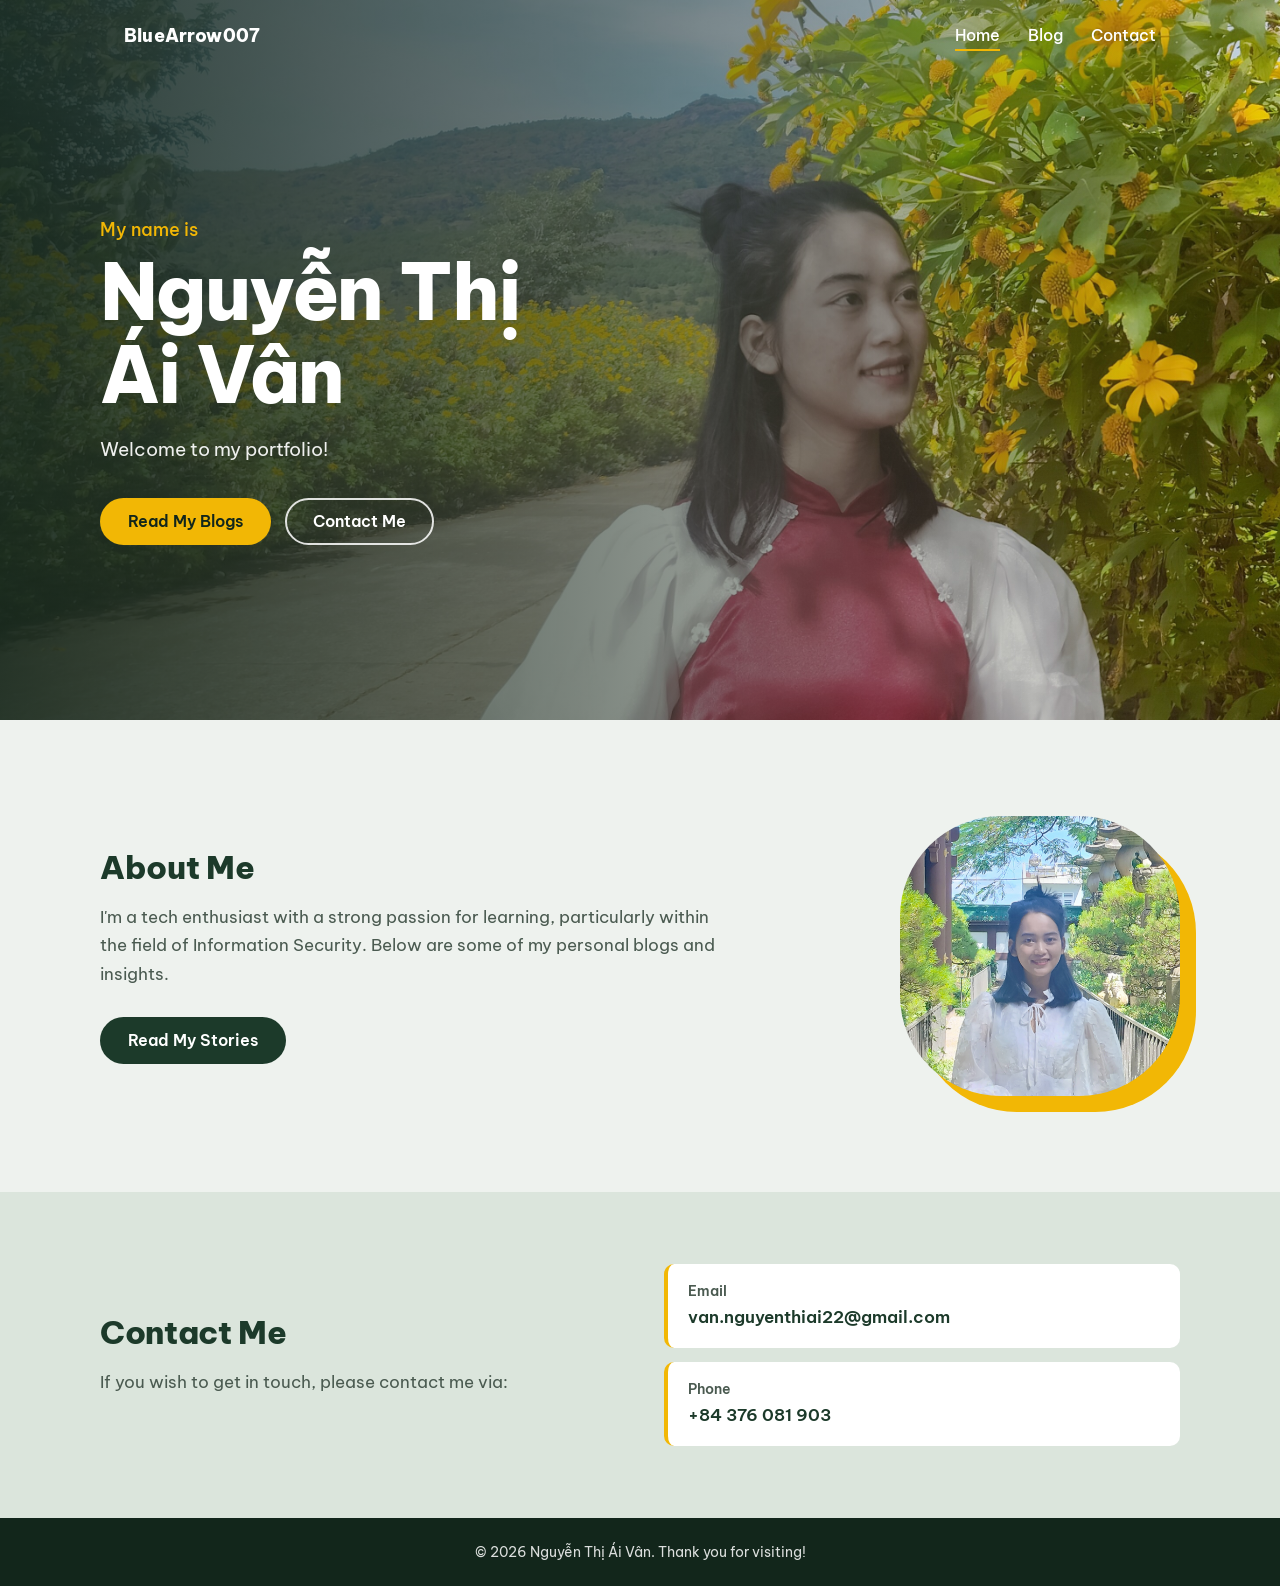
<file: index.html>
<!DOCTYPE html>
<html lang="vi">
<head>
    <meta charset="UTF-8">
    <meta name="viewport" content="width=device-width, initial-scale=1.0">
    <title>Portfolio – Nguyễn Thị Ái Vân</title>
    <meta name="description" content="Portfolio của Nguyễn Thị Ái Vân – Bảo mật thông tin.">

    <link rel="preconnect" href="https://fonts.googleapis.com">
    <link rel="preconnect" href="https://fonts.gstatic.com" crossorigin>
    <link href="https://fonts.googleapis.com/css2?family=Be+Vietnam+Pro:wght@400;500;600;800&display=swap" rel="stylesheet">
    <link rel="stylesheet" href="index.css">
</head>
<body>

    <header class="site-header">
        <nav class="nav" aria-label="Menu chính">
            <a class="nav__brand" href=#>BlueArrow007</a>
            <ul class="nav__list">
                <li><a href=# aria-current="page">Home</a></li>
                <li><a href="Blogs/blogs.html">Blog</a></li> <!-- chưa thay tên -->
                <li><a href=#contact>Contact</a></li>
            </ul>
        </nav>
    </header>

    <main>
        <section class="hero">
            <div class="hero__content">
                <p class="hero__hello">My name is</p>
                <h1 class="hero__name">Nguyễn Thị<br>Ái Vân</h1>
                <p class="hero__text">Welcome to my portfolio!</p>
                <div class="hero__actions">
                    <a class="btn btn--primary" href="Blogs/blogs.html">Read My Blogs</a>
                    <a class="btn btn--ghost" href=#contact>Contact Me</a>
                </div>
            </div>
        </section>

        <section class="about" id="about">
            <div class="about__inner">
                <div class="about__text">
                    <h2>About Me</h2>
                    <p>I'm a tech enthusiast with a strong passion for learning, particularly within the field of Information Security. Below are some of my personal blogs and insights.</p>
                    <a class="btn btn--dark" href="Stories/stories.html">Read My Stories</a>
                </div>
                <div class="about__photo">
                    <img src="Image/IMG-1.jpg" alt="Portrait photo" width="280" height="280">
                </div>
            </div>
        </section>

        <section class="contact" id="contact">
            <div class="contact__inner">
                <div>
                    <h2>Contact Me</h2>
                    <p>If you wish to get in touch, please contact me via:</p>
                </div>
                <ul class="contact__list">
                    <li>
                        <span class="contact__label">Email</span>
                        <a href="mailto:van.nguyenthiai22@gmail.com">van.nguyenthiai22@gmail.com</a>
                    </li>
                    <li>
                        <span class="contact__label">Phone</span>
                        <a href="tel:+84376081903">+84 376 081 903</a>
                    </li>
                </ul>
            </div>
        </section>
    </main>

    <footer class="site-footer">
        <p>&copy; 2026 Nguyễn Thị Ái Vân. Thank you for visiting!</p>
    </footer>
</body>
</html>
</file>
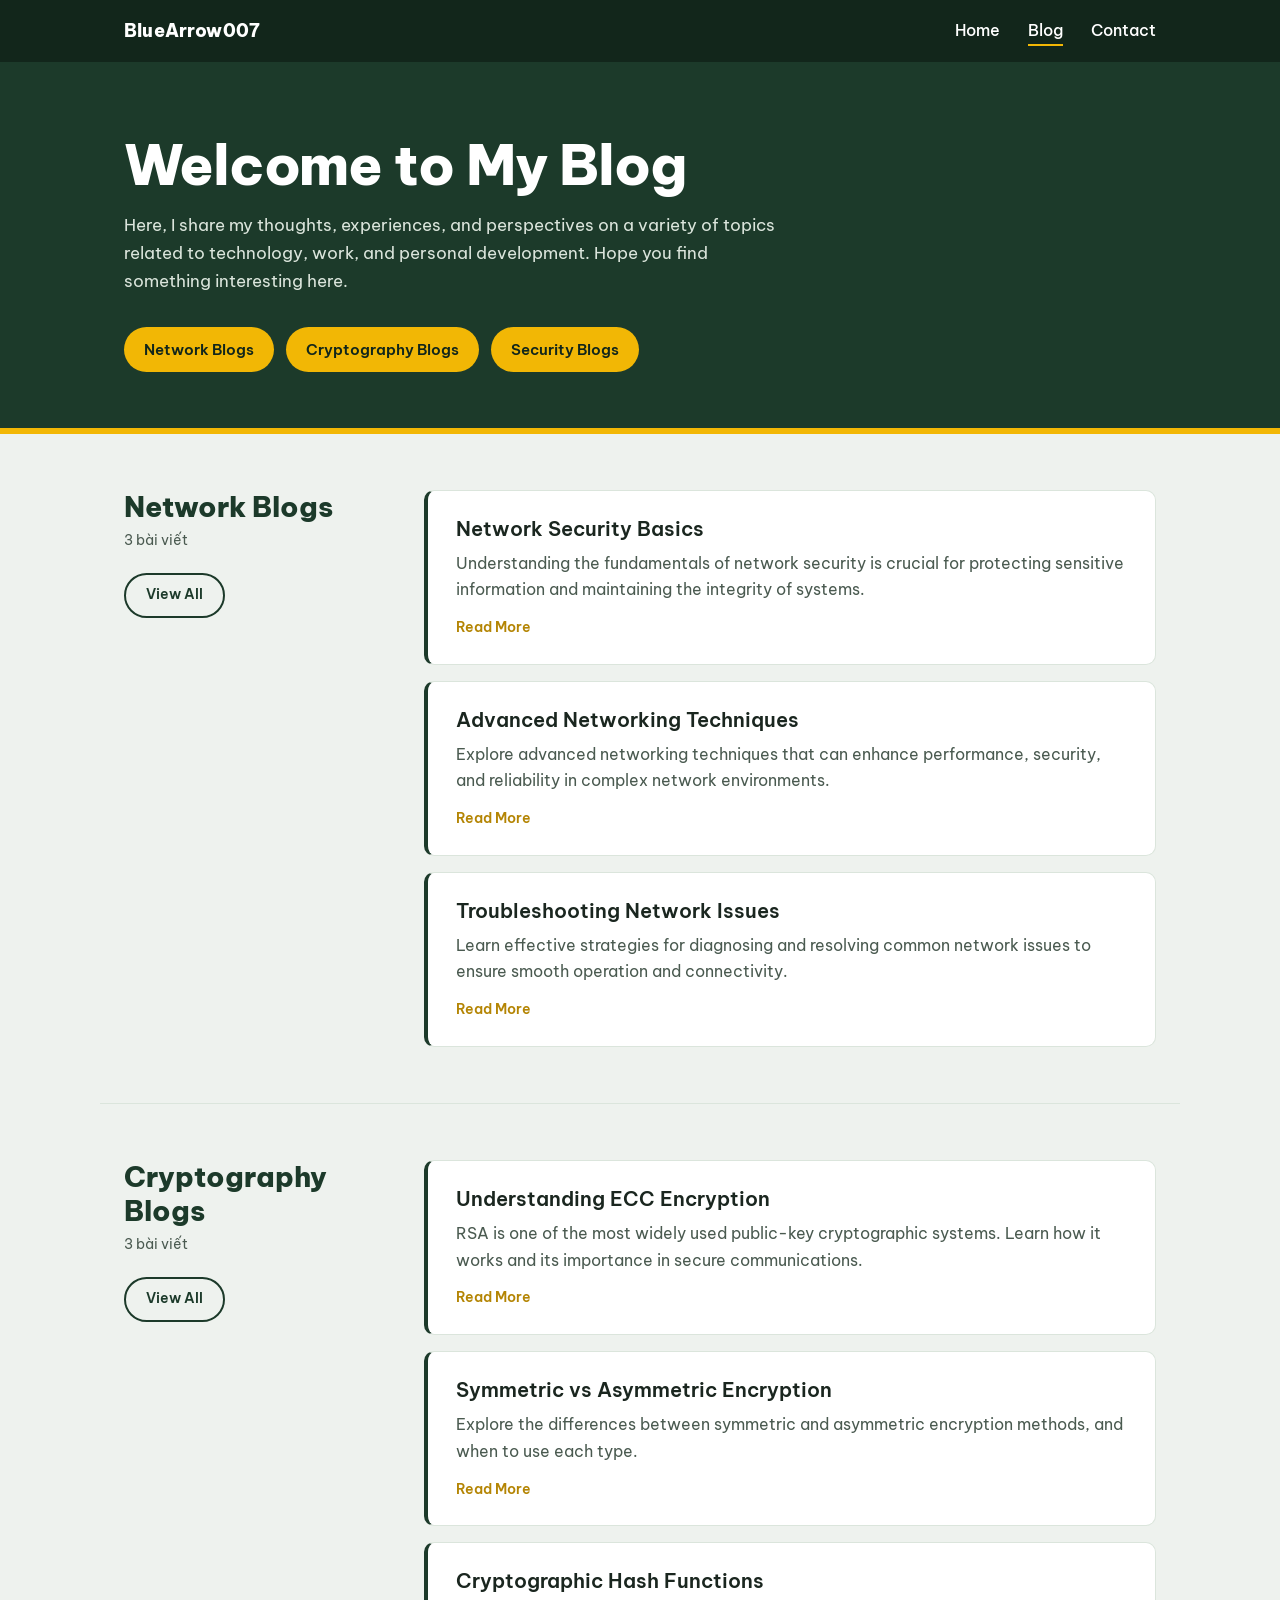
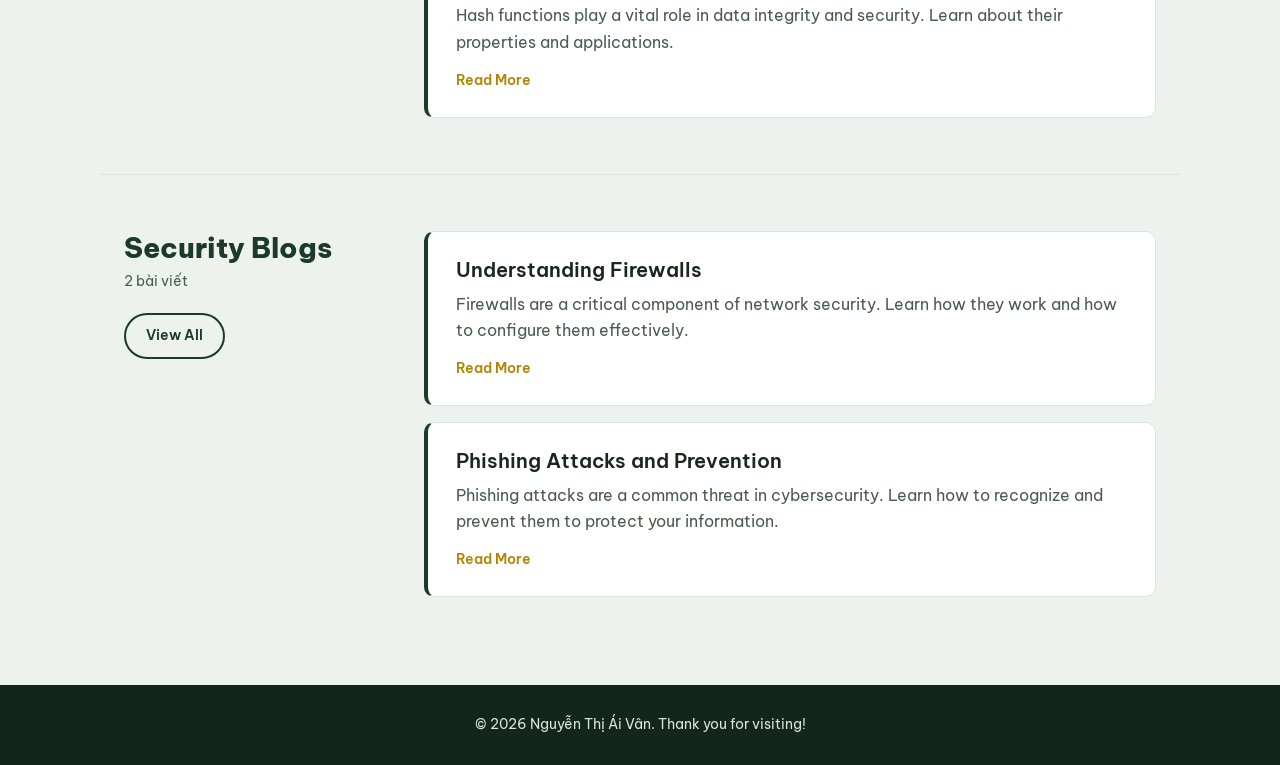
<file: Blogs/blogs.html>
<!DOCTYPE html>
<html lang="vi">
<head>
    <meta charset="UTF-8">
    <meta name="viewport" content="width=device-width, initial-scale=1.0">
    <title>Blog – Nguyễn Thị Ái Vân | Portfolio</title>
    <meta name="description" content="Blog của Nguyễn Thị Ái Vân về mạng máy tính, mật mã học và bảo mật thông tin.">

    <link rel="preconnect" href="https://fonts.googleapis.com">
    <link rel="preconnect" href="https://fonts.gstatic.com" crossorigin>
    <link href="https://fonts.googleapis.com/css2?family=Be+Vietnam+Pro:wght@400;500;600;800&display=swap" rel="stylesheet">
    <link rel="stylesheet" href="blogs.css">
</head>
<body>

    <header class="site-header">
        <nav class="nav" aria-label="Menu chính">
            <a class="nav__brand" href="/CV/CV_ntav.html">BlueArrow007</a>
            <ul class="nav__list">
                <li><a href=/my-cv/index.html>Home</a></li>
                <li><a href="Blogs/blogs.html" aria-current="page">Blog</a></li>
                <li><a href=?#contact>Contact</a></li>
            </ul>
        </nav>
    </header>

    <main>
        <section class="blog-hero">
            <div class="blog-hero__inner">
                <h1 class="blog-hero__title">Welcome to My Blog</h1>
                <p class="blog-hero__text">Here, I share my thoughts, experiences, and perspectives on a variety of topics related to technology, work, and personal development. Hope you find something interesting here.</p>
                <nav class="topics" aria-label="Chủ đề blog">
                    <a class="topics__link" href="#network">Network Blogs</a>
                    <a class="topics__link" href="#cryptography">Cryptography Blogs</a>
                    <a class="topics__link" href="#security">Security Blogs</a>
                </nav>
            </div>
        </section>

        <!-- ===== Network ===== -->
        <section class="category" id="network" aria-labelledby="network-title">
            <div class="category__head">
                <h2 id="network-title" class="category__title">Network Blogs</h2>
                <p class="category__count">3 bài viết</p>
                <a class="btn btn--outline" href="#">View All</a>
            </div>
            <ul class="posts">
                <li class="post">
                    <h3 class="post__title"><a href="#">Network Security Basics</a></h3>
                    <p class="post__excerpt">Understanding the fundamentals of network security is crucial for protecting sensitive information and maintaining the integrity of systems.</p>
                    <a class="post__more" href="#">Read More</a>
                </li>
                <li class="post">
                    <h3 class="post__title"><a href="#">Advanced Networking Techniques</a></h3>
                    <p class="post__excerpt">Explore advanced networking techniques that can enhance performance, security, and reliability in complex network environments.</p>
                    <a class="post__more" href="#">Read More</a>
                </li>
                <li class="post">
                    <h3 class="post__title"><a href="#">Troubleshooting Network Issues</a></h3>
                    <p class="post__excerpt">Learn effective strategies for diagnosing and resolving common network issues to ensure smooth operation and connectivity.</p>
                    <a class="post__more" href="#">Read More</a>
                </li>
            </ul>
        </section>

        <!-- ===== Cryptography ===== -->
        <section class="category" id="cryptography" aria-labelledby="crypto-title">
            <div class="category__head">
                <h2 id="crypto-title" class="category__title">Cryptography Blogs</h2>
                <p class="category__count">3 bài viết</p>
                <a class="btn btn--outline" href="#">View All</a>
            </div>
            <ul class="posts">
                <li class="post">
                    <h3 class="post__title"><a href="#">Understanding ECC Encryption</a></h3>
                    <p class="post__excerpt">RSA is one of the most widely used public-key cryptographic systems. Learn how it works and its importance in secure communications.</p>
                    <a class="post__more" href="#">Read More</a>
                </li>
                <li class="post">
                    <h3 class="post__title"><a href="#">Symmetric vs Asymmetric Encryption</a></h3>
                    <p class="post__excerpt">Explore the differences between symmetric and asymmetric encryption methods, and when to use each type.</p>
                    <a class="post__more" href="#">Read More</a>
                </li>
                <li class="post">
                    <h3 class="post__title"><a href="#">Cryptographic Hash Functions</a></h3>
                    <p class="post__excerpt">Hash functions play a vital role in data integrity and security. Learn about their properties and applications.</p>
                    <a class="post__more" href="#">Read More</a>
                </li>
            </ul>
        </section>

        <!-- ===== Security (thay nội dung bằng bài thật của bạn) ===== -->
        <section class="category" id="security" aria-labelledby="security-title">
            <div class="category__head">
                <h2 id="security-title" class="category__title">Security Blogs</h2>
                <p class="category__count">2 bài viết</p>
                <a class="btn btn--outline" href="#">View All</a>
            </div>
            <ul class="posts">
                <li class="post">
                    <h3 class="post__title"><a href="#">Understanding Firewalls</a></h3>
                    <p class="post__excerpt">Firewalls are a critical component of network security. Learn how they work and how to configure them effectively.</p>
                    <a class="post__more" href="#">Read More</a>
                </li>
                <li class="post">
                    <h3 class="post__title"><a href="#">Phishing Attacks and Prevention</a></h3>
                    <p class="post__excerpt">Phishing attacks are a common threat in cybersecurity. Learn how to recognize and prevent them to protect your information.</p>
                    <a class="post__more" href="#">Read More</a>
                </li>
            </ul>
        </section>
    </main>

    <footer class="site-footer">
        <p>&copy; 2026 Nguyễn Thị Ái Vân. Thank you for visiting!</p>
    </footer>

</body>
</html>
</file>
<file: index.css>
/* ==========================================================
   Bảng màu lấy từ ảnh hero: xanh rừng, vàng dã quỳ, nền xám sương
   ========================================================== */

:root {
    --forest: #1c3a2a;
    --forest-deep: #12261b;
    --sunflower: #f2b705;
    --sunflower-dark: #b48504;
    --mist: #eef2ee;
    --sage: #dbe5dc;
    --ink: #1a261f;
    --ink-soft: #4a5a50;
    --white: #ffffff;

    --font: "Be Vietnam Pro", system-ui, -apple-system, "Segoe UI", Roboto, sans-serif;
    --radius: 10px;
    --wrap: 1080px;
}

/* ---------- Reset ---------- */
*,
*::before,
*::after {
    box-sizing: border-box;
}

body {
    margin: 0;
    font-family: var(--font);
    font-size: 1.0625rem;
    line-height: 1.7;
    color: var(--ink);
    background-color: var(--mist);
}

img {
    display: block;
    max-width: 100%;
    height: auto;
}

h1,
h2,
p,
ul {
    margin: 0;
}

ul {
    padding: 0;
    list-style: none;
}

a {
    color: inherit;
}

:focus-visible {
    outline: 3px solid var(--sunflower);
    outline-offset: 3px;
}

/* ---------- Navigation ---------- */
.site-header {
    position: absolute;
    inset: 0 0 auto 0;
    z-index: 10;
}

.nav {
    display: flex;
    align-items: center;
    justify-content: space-between;
    max-width: var(--wrap);
    margin: 0 auto;
    padding: 20px 24px;
}

.nav__brand {
    font-weight: 800;
    font-size: 1.15rem;
    color: var(--white);
    text-decoration: none;
    letter-spacing: 0.01em;
}

.nav__list {
    display: flex;
    gap: 28px;
}

.nav__list a {
    position: relative;
    padding: 4px 0;
    font-weight: 500;
    font-size: 0.975rem;
    color: var(--white);
    text-decoration: none;
}

.nav__list a::after {
    content: "";
    position: absolute;
    left: 0;
    bottom: -2px;
    width: 100%;
    height: 2px;
    background: var(--sunflower);
    transform: scaleX(0);
    transform-origin: left;
    transition: transform 0.25s ease;
}

.nav__list a:hover::after,
.nav__list a[aria-current="page"]::after {
    transform: scaleX(1);
}

/* ---------- Buttons ---------- */
.btn {
    display: inline-block;
    padding: 12px 26px;
    border: 2px solid transparent;
    border-radius: 999px;
    font-family: inherit;
    font-size: 0.975rem;
    font-weight: 600;
    line-height: 1.2;
    text-decoration: none;
    cursor: pointer;
    transition: background-color 0.2s ease, color 0.2s ease, border-color 0.2s ease;
}

.btn--primary {
    background: var(--sunflower);
    color: var(--forest-deep);
}

.btn--primary:hover {
    background: var(--sunflower-dark);
}

.btn--ghost {
    border-color: rgba(255, 255, 255, 0.85);
    color: var(--white);
}

.btn--ghost:hover {
    background: var(--white);
    color: var(--forest-deep);
}

.btn--dark {
    background: var(--forest);
    color: var(--white);
}

.btn--dark:hover {
    background: var(--forest-deep);
}

/* ---------- Hero ---------- */
.hero {
    display: flex;
    align-items: center;
    min-height: min(88vh, 720px);
    max-height: 800px;
    background-image: url("Image/IMG-hero.jpg");
    padding: 120px 24px 80px;
    background-size: cover;
    background-position: center;
    position: relative;
    color: var(--white);
}

/* lớp phủ xanh rừng ở bên trái để chữ luôn dễ đọc, bên phải vẫn thấy rõ ảnh */
.hero::before {
    content: "";
    position: absolute;
    inset: 0;
    background: linear-gradient(90deg,
            rgba(18, 38, 27, 0.88) 0%,
            rgba(18, 38, 27, 0.55) 45%,
            rgba(18, 38, 27, 0.05) 100%);
}

.hero__content {
    position: relative;
    width: 100%;
    max-width: var(--wrap);
    margin: 0 auto;
}

.hero__hello {
    font-size: 1.1rem;
    font-weight: 500;
    color: var(--sunflower);
}

.hero__name {
    margin: 6px 0 16px;
    font-size: clamp(2.6rem, 7vw, 4.8rem);
    font-weight: 800;
    line-height: 1.08;
    letter-spacing: -0.02em;
}

.hero__text {
    max-width: 30ch;
    margin-bottom: 32px;
    font-size: 1.2rem;
    color: rgba(255, 255, 255, 0.92);
}

.hero__actions {
    display: flex;
    flex-wrap: wrap;
    gap: 14px;
}

/* ---------- About ---------- */
.about {
    padding: 96px 24px;
}

.about__inner {
    display: grid;
    grid-template-columns: 1fr auto;
    gap: 72px;
    align-items: center;
    max-width: var(--wrap);
    margin: 0 auto;
}

.about__text h2,
.contact h2 {
    margin-bottom: 16px;
    font-size: 2rem;
    font-weight: 800;
    line-height: 1.2;
    letter-spacing: -0.01em;
    color: var(--forest);
}

.about__text p {
    max-width: 58ch;
    margin-bottom: 28px;
    color: var(--ink-soft);
}

.about__photo {
    position: relative;
    isolation: isolate;
}

/* khối vàng lệch phía sau ảnh */
.about__photo::before {
    content: "";
    position: absolute;
    inset: 16px -16px -16px 16px;
    z-index: -1;
    border-radius: 36%;
    background: var(--sunflower);
}

.about__photo img {
    width: 280px;
    height: 280px;
    object-fit: cover;
    border-radius: 36%;
    background: var(--sage);
}

/* ---------- Contact ---------- */
.contact {
    padding: 72px 24px;
    background: var(--sage);
}

.contact__inner {
    display: grid;
    grid-template-columns: 1fr 1fr;
    gap: 48px;
    align-items: center;
    max-width: var(--wrap);
    margin: 0 auto;
}

.contact p {
    color: var(--ink-soft);
}

.contact__list {
    display: grid;
    gap: 14px;
}

.contact__list li {
    display: flex;
    flex-direction: column;
    padding: 16px 20px;
    border-left: 4px solid var(--sunflower);
    border-radius: var(--radius);
    background: var(--white);
}

.contact__label {
    font-size: 0.85rem;
    font-weight: 600;
    color: var(--ink-soft);
}

.contact__list a {
    font-weight: 600;
    color: var(--forest);
    text-decoration: none;
    overflow-wrap: anywhere;
}

.contact__list a:hover {
    text-decoration: underline;
}

/* ---------- Footer ---------- */
.site-footer {
    padding: 22px 24px;
    background: var(--forest-deep);
    color: rgba(255, 255, 255, 0.85);
    text-align: center;
    font-size: 0.9rem;
}

/* ---------- Responsive ---------- */
@media (max-width: 760px) {
    .nav {
        padding: 16px 20px;
    }

    .nav__list {
        gap: 18px;
    }

    .hero {
        min-height: 80vh;
        padding: 110px 20px 64px;
    }

    .hero::before {
        background: linear-gradient(180deg, rgba(18, 38, 27, 0.8), rgba(18, 38, 27, 0.5));
    }

    .about {
        padding: 64px 20px;
    }

    .about__inner {
        grid-template-columns: 1fr;
        gap: 48px;
    }

    .about__photo {
        order: -1;
        justify-self: center;
    }

    .contact {
        padding: 56px 20px;
    }

    .contact__inner {
        grid-template-columns: 1fr;
        gap: 28px;
    }
}

@media (prefers-reduced-motion: reduce) {
    * {
        transition: none !important;
    }
}
</file>
<file: Blogs/blogs.css>
/* =========================================================
   blog.css – Trang Blog (BlueArrow007)
   Dùng chung bộ biến :root với trang Home
   ========================================================= */

:root {
    --forest: #1c3a2a;
    --forest-deep: #12261b;
    --sunflower: #f2b705;
    --sunflower-dark: #b48504;
    --mist: #eef2ee;
    --sage: #dbe5dc;
    --ink: #1a261f;
    --ink-soft: #4a5a50;
    --white: #ffffff;

    --font: "Be Vietnam Pro", system-ui, -apple-system, "Segoe UI",
        Roboto, sans-serif;
    --radius: 10px;
    --wrap: 1080px;
}

/* ---------- Reset & base ---------- */
*,
*::before,
*::after {
    box-sizing: border-box;
}

html {
    scroll-behavior: smooth;
    scroll-padding-top: 80px;
    /* tránh header che tiêu đề khi bấm chủ đề */
}

body {
    margin: 0;
    font-family: var(--font);
    font-size: 1rem;
    line-height: 1.65;
    color: var(--ink);
    background: var(--mist);
}

h1,
h2,
h3,
p {
    margin: 0;
}

a {
    color: inherit;
}

ul {
    margin: 0;
    padding: 0;
    list-style: none;
}

:focus-visible {
    outline: 3px solid var(--sunflower);
    outline-offset: 3px;
    border-radius: 4px;
}

/* ---------- Header / Nav ---------- */
.site-header {
    position: sticky;
    top: 0;
    z-index: 10;
    background: var(--forest-deep);
}

.nav {
    max-width: var(--wrap);
    margin: 0 auto;
    padding: 1rem 1.5rem;
    display: flex;
    align-items: center;
    justify-content: space-between;
    gap: 1rem;
}

.nav__brand {
    font-weight: 800;
    font-size: 1.125rem;
    color: var(--white);
    text-decoration: none;
    letter-spacing: 0.01em;
}

.nav__list {
    display: flex;
    gap: 1.75rem;
}

.nav__list a {
    position: relative;
    padding: 4px 0;
    font-weight: 500;
    font-size: 0.975rem;
    color: var(--white);
    text-decoration: none;
}

.nav__list a::after {
    content: "";
    position: absolute;
    left: 0;
    bottom: -2px;
    width: 100%;
    height: 2px;
    background: var(--sunflower);
    transform: scaleX(0);
    transform-origin: left;
    transition: transform 0.25s ease;
}

.nav__list a:hover::after,
.nav__list a[aria-current="page"]::after {
    transform: scaleX(1);
}

/* ---------- Hero ---------- */
.blog-hero {
    background: var(--forest);
    color: var(--white);
    border-bottom: 6px solid var(--sunflower);
}

.blog-hero__inner {
    max-width: var(--wrap);
    margin: 0 auto;
    padding: 4.5rem 1.5rem 3.5rem;
}

.blog-hero__title {
    font-size: clamp(2.25rem, 5vw, 3.5rem);
    font-weight: 800;
    line-height: 1.1;
    letter-spacing: -0.02em;
}

.blog-hero__text {
    max-width: 60ch;
    margin-top: 1rem;
    font-size: 1.0625rem;
    color: var(--sage);
}

.topics {
    display: flex;
    flex-wrap: wrap;
    gap: 0.75rem;
    margin-top: 2rem;
}

.topics__link {
    padding: 0.6rem 1.25rem;
    border-radius: 999px;
    background: var(--sunflower);
    color: var(--forest-deep);
    font-weight: 600;
    font-size: 0.95rem;
    text-decoration: none;
    transition: background 0.2s;
}

.topics__link:hover {
    background: var(--white);
}

/* ---------- Category sections ---------- */
.category {
    max-width: var(--wrap);
    margin: 0 auto;
    padding: 3.5rem 1.5rem;
    display: grid;
    grid-template-columns: 260px 1fr;
    gap: 2.5rem;
}

.category+.category {
    border-top: 1px solid var(--sage);
}

.category__head {
    align-self: start;
    position: sticky;
    top: 96px;
}

.category__title {
    font-size: 1.75rem;
    font-weight: 800;
    line-height: 1.2;
    color: var(--forest);
}

.category__count {
    margin-top: 0.35rem;
    color: var(--ink-soft);
    font-size: 0.9rem;
}

/* ---------- Buttons ---------- */
.btn {
    display: inline-block;
    margin-top: 1.25rem;
    padding: 0.55rem 1.25rem;
    border-radius: 999px;
    font-weight: 600;
    font-size: 0.9rem;
    text-decoration: none;
    transition: background 0.2s, color 0.2s;
}

.btn--outline {
    border: 2px solid var(--forest);
    color: var(--forest);
}

.btn--outline:hover {
    background: var(--forest);
    color: var(--white);
}

/* ---------- Posts ---------- */
.posts {
    display: grid;
    gap: 1rem;
}

.post {
    padding: 1.5rem 1.75rem;
    background: var(--white);
    border: 1px solid var(--sage);
    border-left: 4px solid var(--forest);
    border-radius: var(--radius);
    transition: border-color 0.2s;
}

.post:hover {
    border-left-color: var(--sunflower);
}

.post__title {
    font-size: 1.25rem;
    font-weight: 600;
    line-height: 1.35;
}

.post__title a {
    color: var(--ink);
    text-decoration: none;
}

.post__title a:hover {
    color: var(--forest);
    text-decoration: underline;
    text-decoration-color: var(--sunflower);
    text-decoration-thickness: 2px;
    text-underline-offset: 4px;
}

.post__excerpt {
    max-width: 65ch;
    margin-top: 0.5rem;
    color: var(--ink-soft);
}

.post__more {
    display: inline-block;
    margin-top: 0.85rem;
    font-weight: 600;
    font-size: 0.9rem;
    color: var(--sunflower-dark);
    text-decoration: none;
}

.post__more:hover {
    color: var(--forest);
    text-decoration: underline;
}

/* ---------- Footer ---------- */
.site-footer {
    margin-top: 2rem;
    padding: 1.75rem 1.5rem;
    background: var(--forest-deep);
    color: var(--sage);
    text-align: center;
    font-size: 0.9rem;
}

/* ---------- Responsive ---------- */
@media (max-width: 820px) {
    .category {
        grid-template-columns: 1fr;
        gap: 1.5rem;
        padding: 2.5rem 1.25rem;
    }

    .category__head {
        position: static;
        display: flex;
        flex-wrap: wrap;
        align-items: baseline;
        column-gap: 1rem;
    }

    .category__head .btn {
        margin-top: 0.5rem;
    }
}

@media (max-width: 520px) {
    .nav {
        flex-direction: column;
        gap: 0.5rem;
    }

    .nav__list {
        gap: 1.25rem;
    }

    .blog-hero__inner {
        padding: 3rem 1.25rem 2.5rem;
    }

    .post {
        padding: 1.25rem;
    }
}

@media (prefers-reduced-motion: reduce) {
    html {
        scroll-behavior: auto;
    }

    * {
        transition: none !important;
    }
}
</file>
